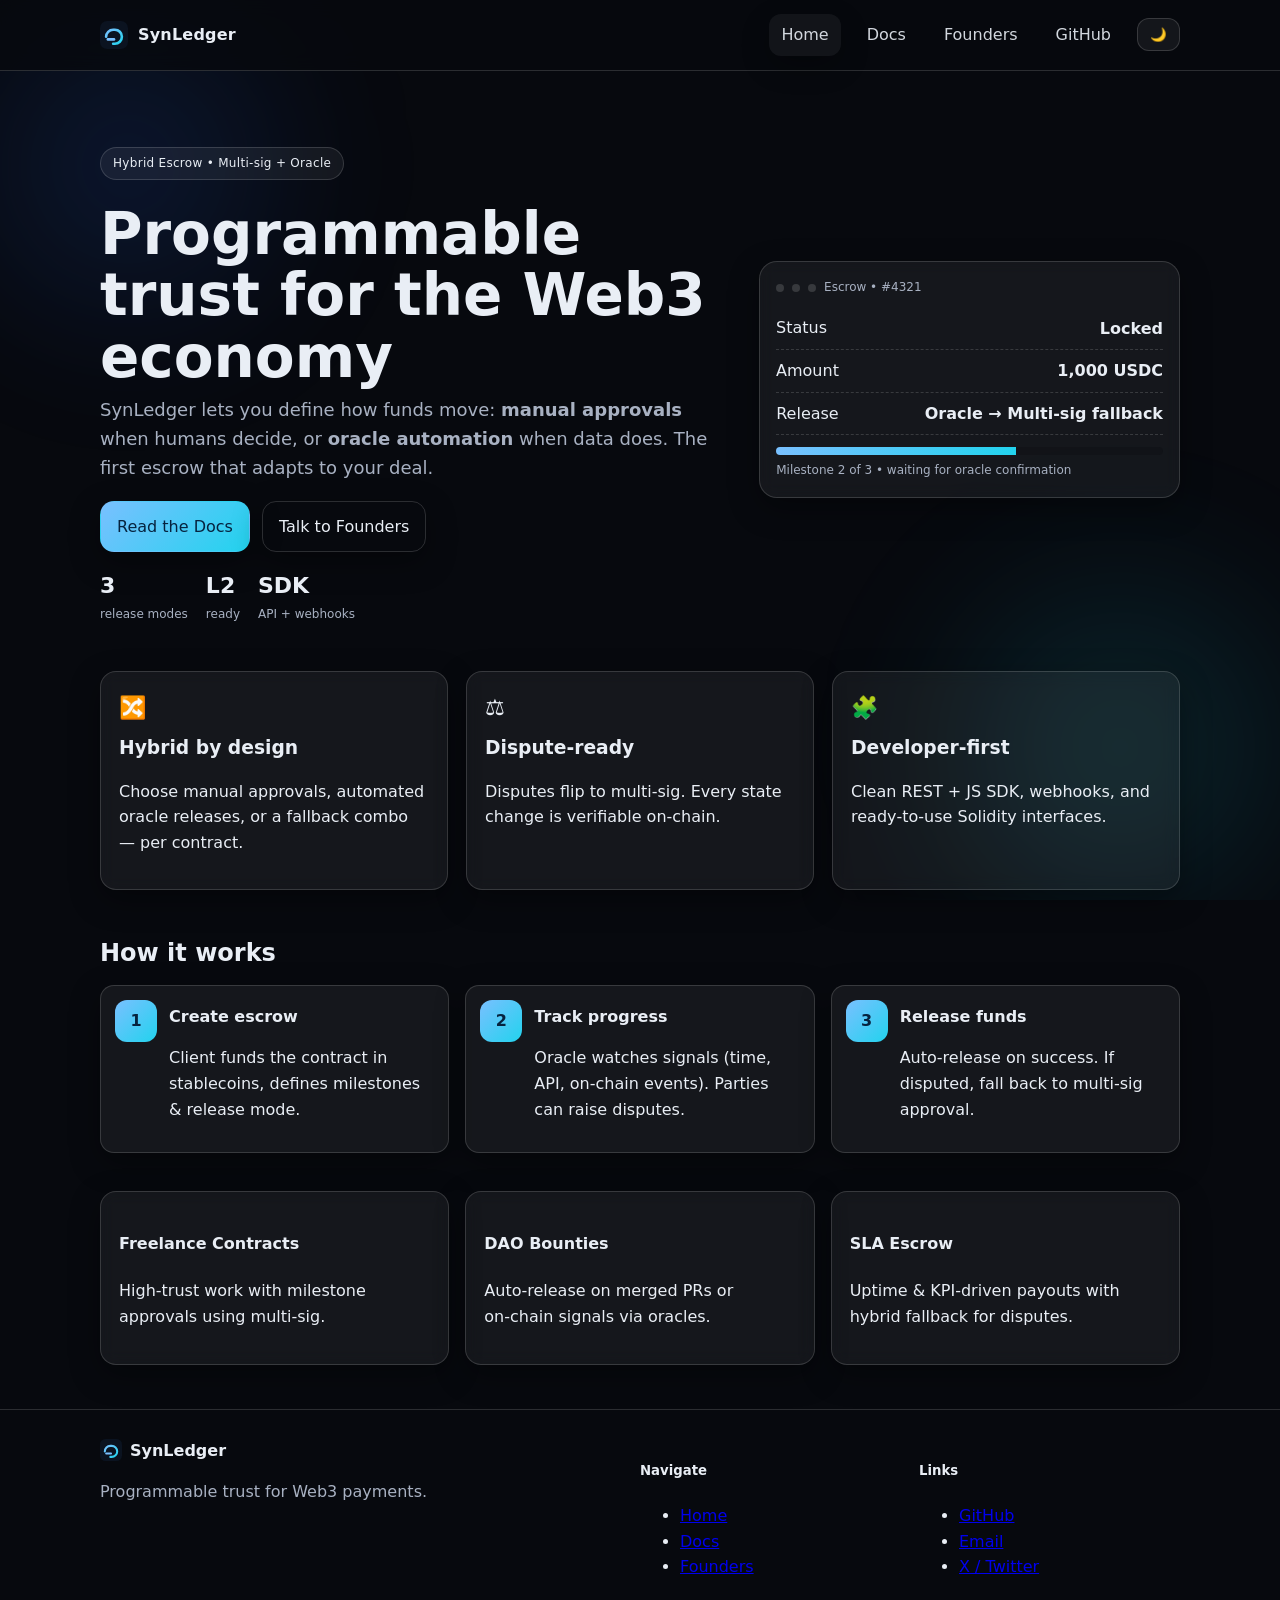
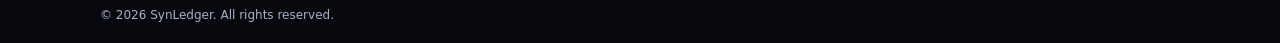
<file: site2/index.html>
<!DOCTYPE html>
<html lang="en">
<head>
  <meta charset="utf-8" />
  <meta name="viewport" content="width=device-width, initial-scale=1" />
  <title>SynLedger — Programmable Escrow for Web3</title>
  <meta name="description" content="Hybrid escrow rails that blend multi‑sig trust with oracle automation. Transparent, programmable, borderless payments." />
  <meta property="og:title" content="SynLedger — Programmable Escrow for Web3" />
  <meta property="og:description" content="Hybrid escrow: multi‑sig + oracle automation." />
  <meta property="og:type" content="website" />
  <meta property="og:image" content="assets/social-card.png" />
  <link rel="icon" href="assets/logo.svg" />
  <link rel="stylesheet" href="styles.css" />
</head>
<body>
  <div class="bg">
    <div class="glow glow-a"></div>
    <div class="glow glow-b"></div>
  </div>

  <header class="site-header">
    <div class="container nav">
      <a class="brand" href="index.html">
        <img src="assets/logo.svg" alt="SynLedger logo" width="28" height="28" />
        <span>SynLedger</span>
      </a>
      <nav class="menu">
        <a class="active" href="index.html">Home</a>
        <a id="docs-link" href="#">Docs</a>
        <a href="founders.html">Founders</a>
        <a id="github-link" href="#" rel="noopener">GitHub</a>
        <button id="theme-toggle" aria-label="Toggle theme" title="Toggle theme">🌙</button>
      </nav>
    </div>
  </header>

  <main>
    <section class="hero container reveal">
      <div class="hero-inner">
        <div class="hero-copy">
          <p class="pill">Hybrid Escrow • Multi‑sig + Oracle</p>
          <h1>Programmable trust for the Web3 economy</h1>
          <p class="lead">
            SynLedger lets you define how funds move: <strong>manual approvals</strong> when humans decide, or
            <strong>oracle automation</strong> when data does. The first escrow that adapts to your deal.
          </p>
          <div class="cta">
            <a id="get-started" class="btn primary">Read the Docs</a>
            <a class="btn ghost" href="founders.html">Talk to Founders</a>
          </div>

          <ul class="stats">
            <li><strong>3</strong><span>release modes</span></li>
            <li><strong>L2</strong><span>ready</span></li>
            <li><strong>SDK</strong><span>API + webhooks</span></li>
          </ul>
        </div>

        <div class="hero-card glass">
          <div class="card-head">
            <span class="dot"></span><span class="dot"></span><span class="dot"></span>
            <span class="title">Escrow • #4321</span>
          </div>
          <div class="card-body">
            <div class="row">
              <span>Status</span><b>Locked</b>
            </div>
            <div class="row">
              <span>Amount</span><b>1,000 USDC</b>
            </div>
            <div class="row">
              <span>Release</span><b>Oracle → Multi‑sig fallback</b>
            </div>
            <div class="progress">
              <div class="bar" style="width: 62%"></div>
            </div>
            <div class="hint">Milestone 2 of 3 • waiting for oracle confirmation</div>
          </div>
        </div>
      </div>
    </section>

    <section class="features container reveal">
      <article class="feature glass">
        <div class="icon">🔀</div>
        <h3>Hybrid by design</h3>
        <p>Choose manual approvals, automated oracle releases, or a fallback combo — per contract.</p>
      </article>
      <article class="feature glass">
        <div class="icon">⚖️</div>
        <h3>Dispute‑ready</h3>
        <p>Disputes flip to multi‑sig. Every state change is verifiable on‑chain.</p>
      </article>
      <article class="feature glass">
        <div class="icon">🧩</div>
        <h3>Developer‑first</h3>
        <p>Clean REST + JS SDK, webhooks, and ready‑to‑use Solidity interfaces.</p>
      </article>
    </section>

    <section class="how container reveal">
      <h2>How it works</h2>
      <ol class="steps">
        <li class="step">
          <div class="step-badge">1</div>
          <div class="step-body">
            <h4>Create escrow</h4>
            <p>Client funds the contract in stablecoins, defines milestones & release mode.</p>
          </div>
        </li>
        <li class="step">
          <div class="step-badge">2</div>
          <div class="step-body">
            <h4>Track progress</h4>
            <p>Oracle watches signals (time, API, on‑chain events). Parties can raise disputes.</p>
          </div>
        </li>
        <li class="step">
          <div class="step-badge">3</div>
          <div class="step-body">
            <h4>Release funds</h4>
            <p>Auto‑release on success. If disputed, fall back to multi‑sig approval.</p>
          </div>
        </li>
      </ol>
    </section>

    <section class="cards container reveal">
      <article class="card glass">
        <h4>Freelance Contracts</h4>
        <p>High‑trust work with milestone approvals using multi‑sig.</p>
      </article>
      <article class="card glass">
        <h4>DAO Bounties</h4>
        <p>Auto‑release on merged PRs or on‑chain signals via oracles.</p>
      </article>
      <article class="card glass">
        <h4>SLA Escrow</h4>
        <p>Uptime & KPI‑driven payouts with hybrid fallback for disputes.</p>
      </article>
    </section>
  </main>

  <footer class="site-footer">
    <div class="container footgrid">
      <div>
        <div class="brandline">
          <img src="assets/logo.svg" alt="" width="22" height="22" />
          <strong>SynLedger</strong>
        </div>
        <p class="muted">Programmable trust for Web3 payments.</p>
      </div>
      <div>
        <h5>Navigate</h5>
        <ul>
          <li><a href="index.html">Home</a></li>
          <li><a id="docs-link-footer" href="#">Docs</a></li>
          <li><a href="founders.html">Founders</a></li>
        </ul>
      </div>
      <div>
        <h5>Links</h5>
        <ul>
          <li><a id="github-link-footer" href="#">GitHub</a></li>
          <li><a href="mailto:support@synledger.xyz">Email</a></li>
          <li><a href="https://twitter.com/SynLedger" target="_blank" rel="noopener">X / Twitter</a></li>
        </ul>
      </div>
    </div>
    <div class="container tiny muted">© <span id="year"></span> SynLedger. All rights reserved.</div>
  </footer>

  <script src="script.js"></script>
</body>
</html>
</file>
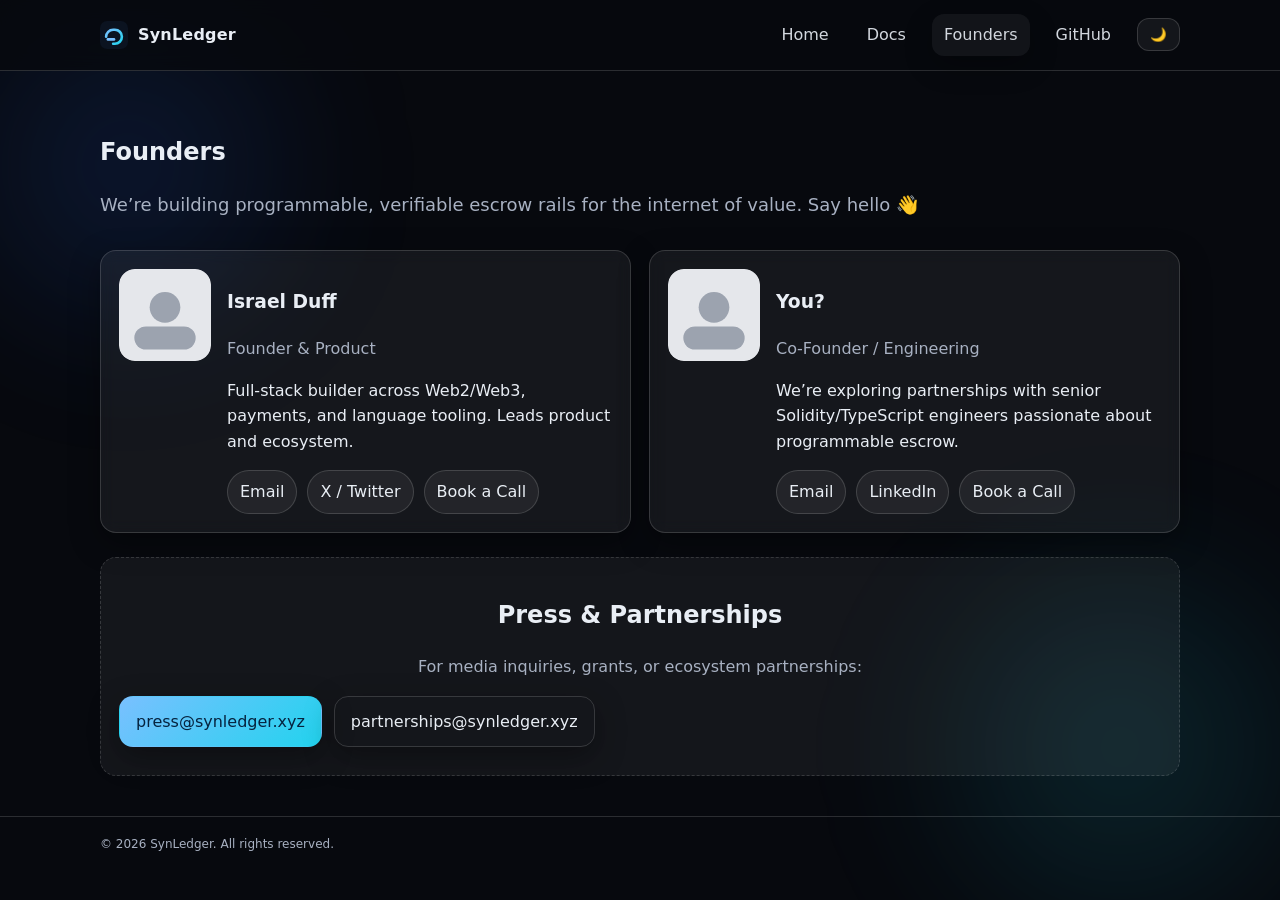
<file: site2/founders.html>
<!DOCTYPE html>
<html lang="en">
<head>
  <meta charset="utf-8" />
  <meta name="viewport" content="width=device-width, initial-scale=1" />
  <title>Founders — SynLedger</title>
  <meta name="description" content="Reach the SynLedger founders. Media & partnerships welcome." />
  <link rel="icon" href="assets/logo.svg" />
  <link rel="stylesheet" href="styles.css" />
</head>
<body>
  <div class="bg">
    <div class="glow glow-a"></div>
    <div class="glow glow-b"></div>
  </div>

  <header class="site-header">
    <div class="container nav">
      <a class="brand" href="index.html">
        <img src="assets/logo.svg" alt="SynLedger logo" width="28" height="28" />
        <span>SynLedger</span>
      </a>
      <nav class="menu">
        <a href="index.html">Home</a>
        <a id="docs-link" href="#">Docs</a>
        <a class="active" href="founders.html">Founders</a>
        <a id="github-link" href="#" rel="noopener">GitHub</a>
        <button id="theme-toggle" aria-label="Toggle theme" title="Toggle theme">🌙</button>
      </nav>
    </div>
  </header>

  <main class="container">
    <section class="page-head reveal">
      <h1>Founders</h1>
      <p class="lead">We’re building programmable, verifiable escrow rails for the internet of value. Say hello 👋</p>
    </section>

    <section class="founders-grid reveal">
      <article class="founder glass">
        <img class="avatar" src="assets/avatar1.svg" alt="Founder avatar" />
        <div class="info">
          <h3>Israel Duff</h3>
          <p class="muted">Founder & Product</p>
          <p>Full‑stack builder across Web2/Web3, payments, and language tooling. Leads product and ecosystem.</p>
          <div class="links">
            <a class="chip" href="mailto:israel@synledger.xyz">Email</a>
            <a class="chip" href="https://twitter.com/intent/follow?screen_name=SynLedger" target="_blank" rel="noopener">X / Twitter</a>
            <a class="chip" href="#" id="cal-israel">Book a Call</a>
          </div>
        </div>
      </article>

      <article class="founder glass">
        <img class="avatar" src="assets/avatar2.svg" alt="Founder avatar" />
        <div class="info">
          <h3>You?</h3>
          <p class="muted">Co‑Founder / Engineering</p>
          <p>We’re exploring partnerships with senior Solidity/TypeScript engineers passionate about programmable escrow.</p>
          <div class="links">
            <a class="chip" href="mailto:founders@synledger.xyz">Email</a>
            <a class="chip" href="https://www.linkedin.com/" target="_blank" rel="noopener">LinkedIn</a>
            <a class="chip" href="#" id="cal-cofounder">Book a Call</a>
          </div>
        </div>
      </article>
    </section>

    <section class="contact-slab reveal">
      <h2>Press & Partnerships</h2>
      <p class="muted">For media inquiries, grants, or ecosystem partnerships:</p>
      <div class="cta">
        <a class="btn primary" href="mailto:press@synledger.xyz?subject=Press%20Inquiry%20—%20SynLedger">press@synledger.xyz</a>
        <a class="btn ghost" href="mailto:partnerships@synledger.xyz?subject=Partnership%20with%20SynLedger">partnerships@synledger.xyz</a>
      </div>
    </section>
  </main>

  <footer class="site-footer">
    <div class="container tiny muted">© <span id="year"></span> SynLedger. All rights reserved.</div>
  </footer>
  <script src="script.js"></script>
</body>
</html>
</file>
<file: site2/styles.css>
/* ---------- Base ---------- */
* { box-sizing: border-box; }
html, body { margin: 0; padding: 0; }
:root {
  --bg: #07090e;
  --text: #e9eef5;
  --muted: #a8b1c2;
  --card: rgba(255, 255, 255, 0.06);
  --line: rgba(255, 255, 255, 0.15);
  --brand: #79c0ff;
  --brand-ink: #06233f;
  --accent: #22d3ee;
  --shadow: 0 10px 30px rgba(0,0,0,.35);
}
:root.light {
  --bg: #f7fafc;
  --text: #0c1220;
  --muted: #475569;
  --card: rgba(255, 255, 255, 0.9);
  --line: rgba(15, 23, 42, 0.08);
  --brand: #2563eb;
  --brand-ink: #eef2ff;
  --accent: #06b6d4;
  --shadow: 0 10px 30px rgba(15, 23, 42, .08);
}
body { background: var(--bg); color: var(--text); font-family: ui-sans-serif, system-ui, -apple-system, Segoe UI, Roboto, Helvetica, Arial, "Apple Color Emoji", "Segoe UI Emoji"; line-height: 1.6; }
.container { width: min(1080px, 92vw); margin: 0 auto; }

/* ---------- Background Glow ---------- */
.bg { position: fixed; inset: 0; pointer-events: none; z-index: -1; overflow: hidden; }
.glow { position: absolute; filter: blur(70px); opacity: .6; }
.glow-a { width: 40vw; height: 40vw; border-radius: 999px; background: radial-gradient(ellipse at center, #2563eb55, transparent 60%); top: -10%; left: -10%; }
.glow-b { width: 45vw; height: 45vw; border-radius: 999px; background: radial-gradient(ellipse at center, #22d3ee44, transparent 60%); bottom: -15%; right: -10%; }

/* ---------- Header ---------- */
.site-header { position: sticky; top: 0; backdrop-filter: blur(10px); background: color-mix(in srgb, var(--bg), transparent 20%); border-bottom: 1px solid var(--line); z-index: 20; }
.nav { display: flex; align-items: center; justify-content: space-between; padding: 14px 0; gap: 12px; }
.brand { display: inline-flex; align-items: center; gap: 10px; text-decoration: none; color: var(--text); font-weight: 800; letter-spacing: .2px; }
.menu { display: flex; align-items: center; gap: 14px; }
.menu a { color: var(--text); text-decoration: none; opacity: .9; padding: 8px 12px; border-radius: 12px; transition: all .2s ease; }
.menu a:hover, .menu a.active { background: var(--card); box-shadow: var(--shadow); }
#theme-toggle { border: 1px solid var(--line); background: var(--card); color: var(--text); border-radius: 12px; padding: 8px 12px; cursor: pointer; }

/* ---------- Hero ---------- */
.hero { padding: 64px 0 20px; }
.hero-inner { display: grid; grid-template-columns: 1.2fr .8fr; gap: 28px; align-items: center; }
.pill { display: inline-block; padding: 6px 12px; border: 1px solid var(--line); background: var(--card); border-radius: 999px; font-size: 12px; letter-spacing: .3px; }
.hero h1 { font-size: clamp(34px, 5vw, 58px); line-height: 1.06; margin: 12px 0 8px; }
.lead { font-size: 18px; color: var(--muted); margin: 0 0 18px; }
.cta { display: flex; gap: 12px; flex-wrap: wrap; margin: 4px 0 10px; }
.btn { display: inline-block; padding: 12px 16px; border-radius: 14px; border: 1px solid var(--line); background: var(--card); color: var(--text); text-decoration: none; box-shadow: var(--shadow); transition: all .2s ease; }
.btn.primary { background: linear-gradient(135deg, var(--brand), var(--accent)); color: var(--brand-ink); border-color: transparent; }
.btn.ghost { background: transparent; }
.btn:hover { transform: translateY(-2px); }

.stats { display: flex; gap: 18px; padding: 0; list-style: none; margin: 16px 0 0; }
.stats li { display: grid; gap: 2px; }
.stats strong { font-size: 22px; }
.stats span { color: var(--muted); font-size: 12px; }

.hero-card { border: 1px solid var(--line); border-radius: 18px; padding: 16px; }
.glass { background: var(--card); backdrop-filter: blur(8px); box-shadow: var(--shadow); }
.card-head { display: flex; align-items: center; gap: 8px; margin-bottom: 10px; }
.card-head .dot { width: 8px; height: 8px; border-radius: 10px; background: var(--line); display: inline-block; }
.card-head .title { color: var(--muted); font-size: 12px; }
.card-body .row { display: flex; align-items: center; justify-content: space-between; border-bottom: 1px dashed var(--line); padding: 8px 0; }
.progress { height: 8px; border-radius: 999px; background: color-mix(in srgb, var(--bg), transparent 80%); overflow: hidden; margin: 12px 0 6px; }
.progress .bar { height: 100%; background: linear-gradient(90deg, var(--brand), var(--accent)); }

.hint { font-size: 12px; color: var(--muted); }

/* ---------- Features ---------- */
.features { display: grid; grid-template-columns: repeat(3, 1fr); gap: 18px; padding: 26px 0; }
.feature { padding: 18px; border: 1px solid var(--line); border-radius: 16px; }
.feature .icon { font-size: 22px; }
.feature h3 { margin: 8px 0 6px; }

/* ---------- How ---------- */
.how { padding: 8px 0 12px; }
.how h2 { margin: 10px 0 12px; }
.steps { list-style: none; padding: 0; margin: 0; display: grid; grid-template-columns: repeat(3, 1fr); gap: 16px; }
.step { display: grid; grid-template-columns: 42px 1fr; gap: 12px; padding: 14px; border: 1px solid var(--line); border-radius: 14px; background: var(--card); box-shadow: var(--shadow); }
.step-badge { width: 42px; height: 42px; display: grid; place-items: center; border-radius: 12px; background: linear-gradient(135deg, var(--brand), var(--accent)); color: var(--brand-ink); font-weight: 800; }
.step h4 { margin: 4px 0 6px; }

/* ---------- Cards ---------- */
.cards { display: grid; grid-template-columns: repeat(3, 1fr); gap: 16px; padding: 26px 0 44px; }
.card { border: 1px solid var(--line); border-radius: 16px; padding: 18px; }

/* ---------- Founders ---------- */
.page-head { padding: 42px 0 12px; }
.founders-grid { display: grid; grid-template-columns: 1fr 1fr; gap: 18px; }
.founder { display: grid; grid-template-columns: 92px 1fr; gap: 16px; border: 1px solid var(--line); border-radius: 16px; padding: 18px; }
.avatar { width: 92px; height: 92px; border-radius: 16px; background: var(--line); }
.links { display: flex; gap: 10px; flex-wrap: wrap; margin-top: 6px; }
.chip { display: inline-block; padding: 8px 12px; border-radius: 999px; border: 1px solid var(--line); background: var(--card); color: var(--text); text-decoration: none; }

.contact-slab { border: 1px dashed var(--line); background: color-mix(in srgb, var(--card), transparent 8%); border-radius: 16px; padding: 18px; margin: 24px 0 40px; text-align: center; }

/* ---------- Footer ---------- */
.site-footer { border-top: 1px solid var(--line); padding: 18px 0; }
.footgrid { display: grid; grid-template-columns: 2fr 1fr 1fr; gap: 18px; padding: 10px 0; }
.brandline { display: flex; align-items: center; gap: 8px; }
.tiny { font-size: 12px; }
.muted { color: var(--muted); }

/* ---------- Reveal Animations ---------- */
.reveal { opacity: 0; transform: translateY(10px); transition: opacity .5s ease, transform .5s ease; }
.reveal.visible { opacity: 1; transform: translateY(0); }
@media (prefers-reduced-motion: reduce) {
  .reveal { opacity: 1 !important; transform: none !important; }
  .btn:hover { transform: none; }
}

/* ---------- Responsive ---------- */
@media (max-width: 1000px) {
  .hero-inner { grid-template-columns: 1fr; }
}
@media (max-width: 900px) {
  .features, .cards, .steps, .founders-grid { grid-template-columns: 1fr; }
}
</file>
